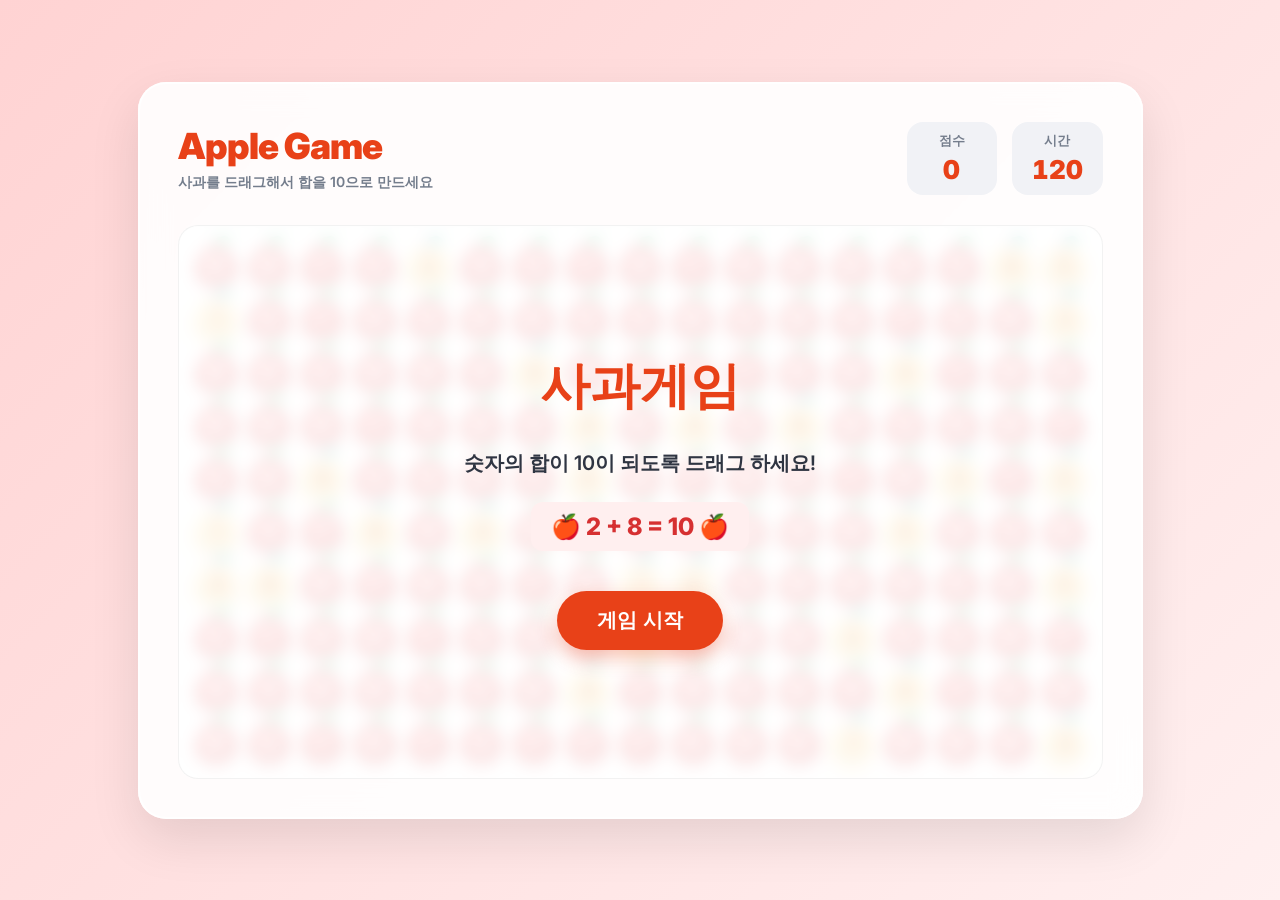
<file: game/index.html>
<!DOCTYPE html>
<html lang="ko">
<head>
    <meta charset="UTF-8">
    <meta name="viewport" content="width=device-width, initial-scale=1.0">
    <title>사과게임 (Make 10)</title>
    <link href="https://fonts.googleapis.com/css2?family=Inter:wght@400;600;800;900&display=swap" rel="stylesheet">
    <link rel="stylesheet" href="style.css">
</head>
<body>
    <div class="game-container">
        <header>
            <div class="title-group">
                <h1>Apple Game</h1>
                <p>사과를 드래그해서 합을 10으로 만드세요</p>
            </div>
            <div class="stats">
                <div class="stat-box">
                    <span class="label">점수</span>
                    <span id="score">0</span>
                </div>
                <div class="stat-box">
                    <span class="label">시간</span>
                    <span id="timer">120</span>
                </div>
            </div>
        </header>

        <div class="board-wrapper">
            <div id="game-board"></div>
            <div id="selection-box"></div>

            <!-- Start Screen Overlay -->
            <div id="start-screen">
                <h2>사과게임</h2>
                <p>숫자의 합이 10이 되도록 드래그 하세요!</p>
                <div class="example">🍎 2 + 8 = 10 🍎</div>
                <button id="start-btn-overlay">게임 시작</button>
            </div>

            <!-- Game Over Screen Overlay -->
            <div id="game-over-screen" class="hidden">
                <h2>Game Over!</h2>
                <p>최종 점수: <span id="final-score">0</span>점</p>
                <button id="restart-btn">다시 하기</button>
            </div>
        </div>
        
    </div>
    <script src="main.js"></script>
</body>
</html>
</file>
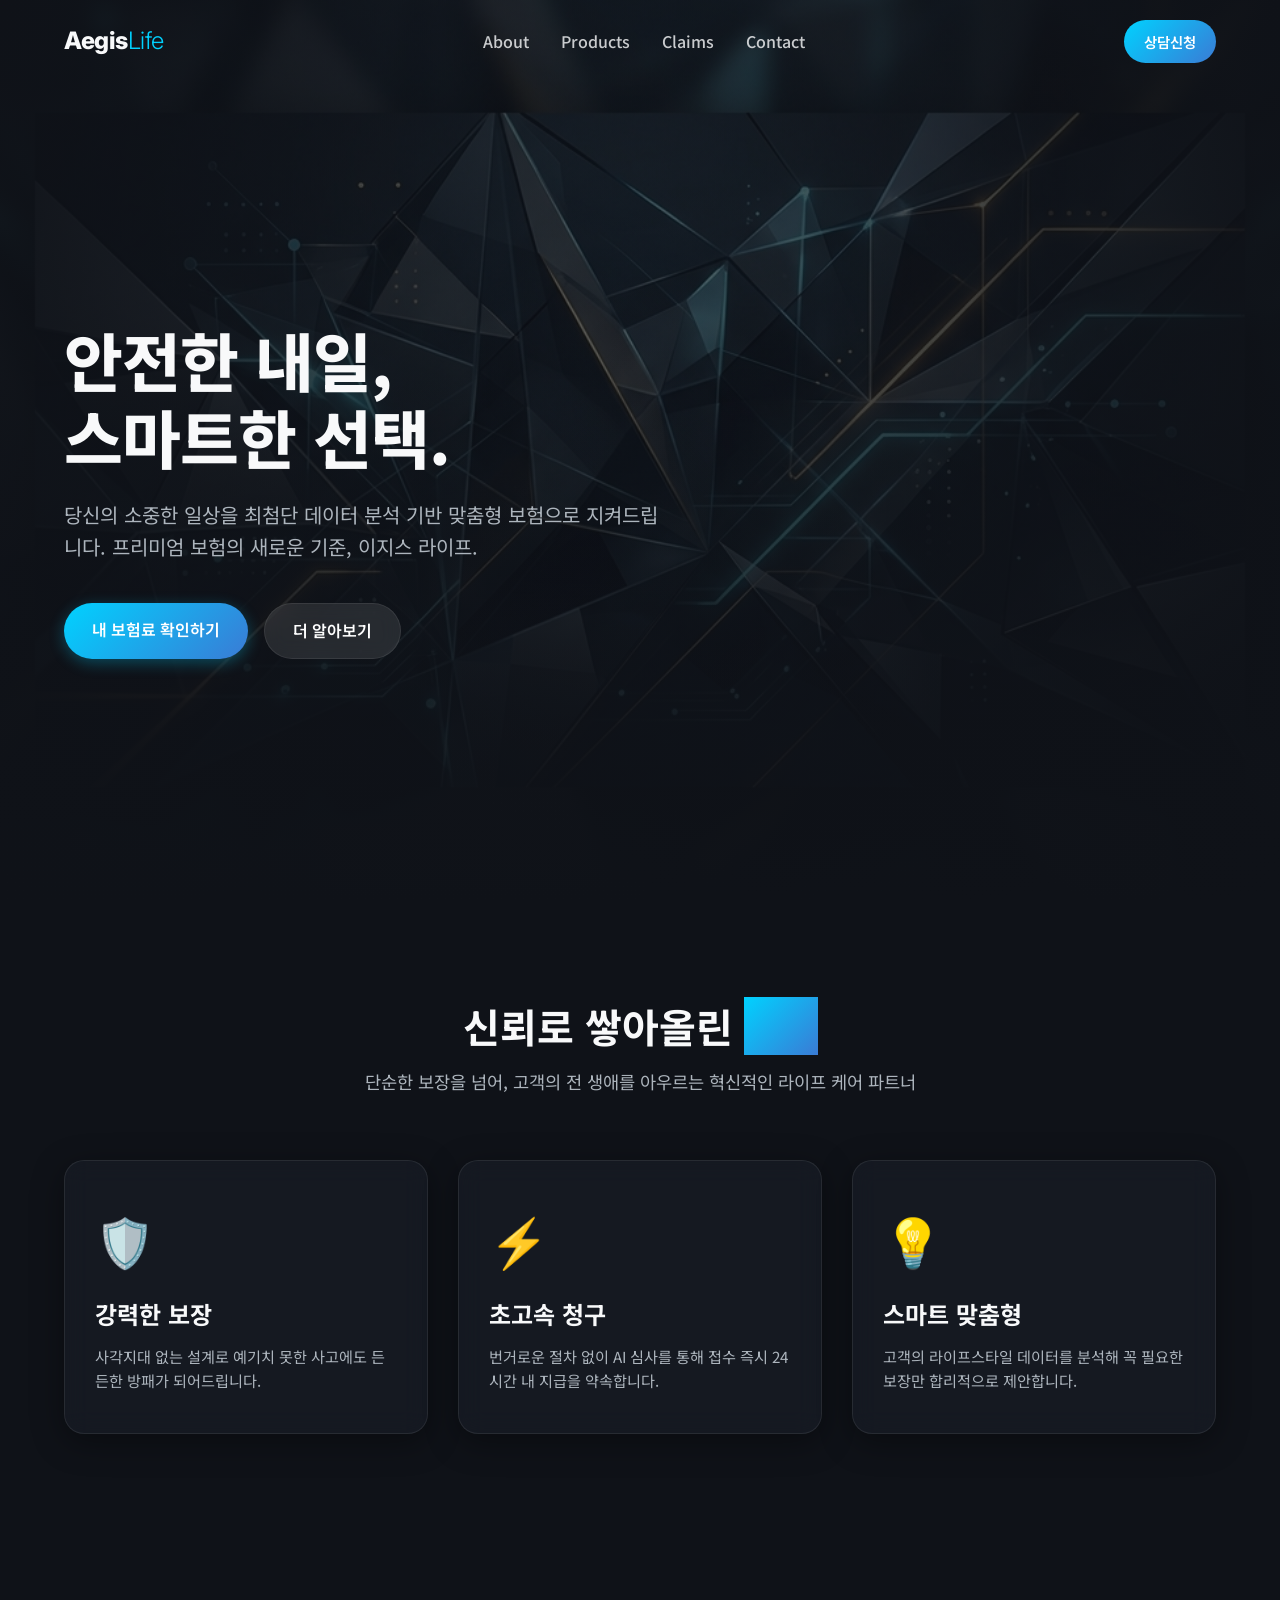
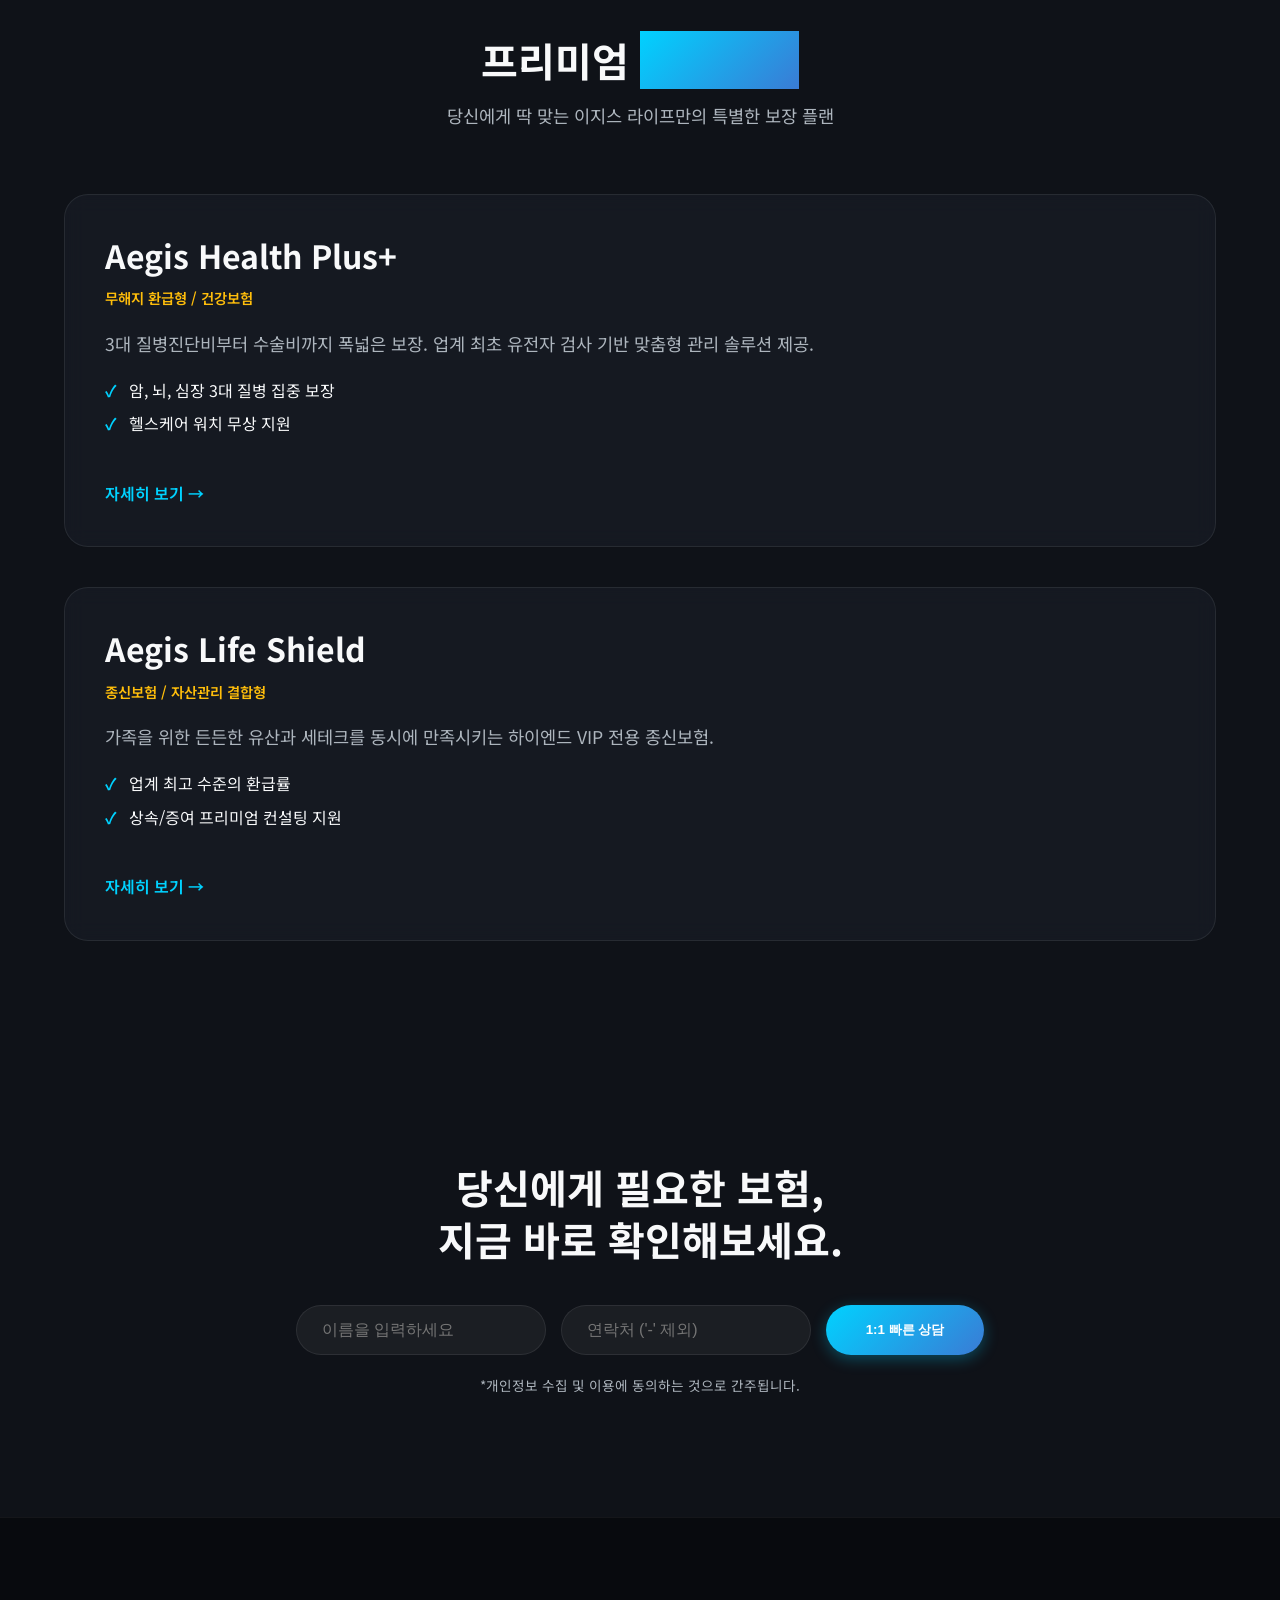
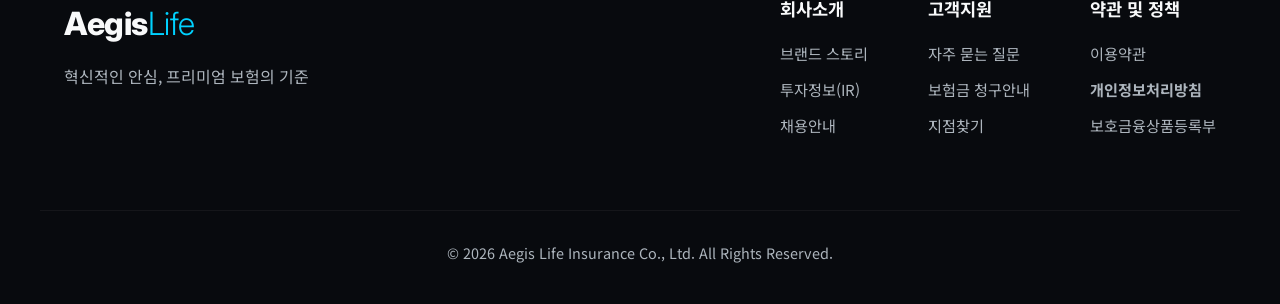
<file: test/index.html>
<!DOCTYPE html>
<html lang="ko">
<head>
    <meta charset="UTF-8">
    <meta name="viewport" content="width=device-width, initial-scale=1.0">
    <title>이지스 라이프 | 당신의 안심, 우리의 약속</title>
    <meta name="description" content="이지스 라이프 - 혁신적인 데이터 기반 보험 솔루션으로 미래를 설계합니다. 프리미엄 다이렉트 보험의 새로운 기준.">
    <!-- Google Fonts -->
    <link href="https://fonts.googleapis.com/css2?family=Inter:wght@300;400;600;800&family=Noto+Sans+KR:wght@300;400;500;700;900&display=swap" rel="stylesheet">
    <link rel="stylesheet" href="styles.css">
</head>
<body>
    <header class="header">
        <div class="nav-container">
            <a href="#" class="logo">Aegis<span>Life</span></a>
            <nav class="desktop-nav">
                <a href="#about">About</a>
                <a href="#products">Products</a>
                <a href="#claim">Claims</a>
                <a href="#contact">Contact</a>
            </nav>
            <a href="#" class="btn-primary-sm">상담신청</a>
        </div>
    </header>

    <main>
        <!-- Hero Section -->
        <section class="hero">
            <div class="hero-bg">
                <img src="hero_bg.jpg" alt="Aegis Life Hero Background" class="bg-image">
                <div class="overlay"></div>
            </div>
            <div class="hero-content reveal">
                <h1>안전한 내일,<br><span>스마트한 선택.</span></h1>
                <p>당신의 소중한 일상을 최첨단 데이터 분석 기반 맞춤형 보험으로 지켜드립니다. 프리미엄 보험의 새로운 기준, 이지스 라이프.</p>
                <div class="hero-actions">
                    <a href="#products" class="btn-primary">내 보험료 확인하기</a>
                    <a href="#about" class="btn-secondary">더 알아보기</a>
                </div>
            </div>
        </section>

        <!-- About Section -->
        <section id="about" class="about">
            <div class="container reveal">
                <div class="section-header">
                    <h2>신뢰로 쌓아올린 <span>혁신</span></h2>
                    <p>단순한 보장을 넘어, 고객의 전 생애를 아우르는 혁신적인 라이프 케어 파트너</p>
                </div>
                <div class="about-grid">
                    <div class="card glass">
                        <div class="icon">🛡️</div>
                        <h3>강력한 보장</h3>
                        <p>사각지대 없는 설계로 예기치 못한 사고에도 든든한 방패가 되어드립니다.</p>
                    </div>
                    <div class="card glass">
                        <div class="icon">⚡</div>
                        <h3>초고속 청구</h3>
                        <p>번거로운 절차 없이 AI 심사를 통해 접수 즉시 24시간 내 지급을 약속합니다.</p>
                    </div>
                    <div class="card glass">
                        <div class="icon">💡</div>
                        <h3>스마트 맞춤형</h3>
                        <p>고객의 라이프스타일 데이터를 분석해 꼭 필요한 보장만 합리적으로 제안합니다.</p>
                    </div>
                </div>
            </div>
        </section>

        <!-- Products Section -->
        <section id="products" class="products">
            <div class="container reveal">
                <div class="section-header">
                    <h2>프리미엄 <span>상품 안내</span></h2>
                    <p>당신에게 딱 맞는 이지스 라이프만의 특별한 보장 플랜</p>
                </div>
                <div class="product-showcase">
                    <div class="product-item">
                        <div class="product-content">
                            <h3>Aegis Health Plus+</h3>
                            <p class="tag">무해지 환급형 / 건강보험</p>
                            <p class="desc">3대 질병진단비부터 수술비까지 폭넓은 보장. 업계 최초 유전자 검사 기반 맞춤형 관리 솔루션 제공.</p>
                            <ul>
                                <li>암, 뇌, 심장 3대 질병 집중 보장</li>
                                <li>헬스케어 워치 무상 지원</li>
                            </ul>
                            <a href="#" class="btn-text">자세히 보기 →</a>
                        </div>
                    </div>
                    <div class="product-item reverse">
                        <div class="product-content">
                            <h3>Aegis Life Shield</h3>
                            <p class="tag">종신보험 / 자산관리 결합형</p>
                            <p class="desc">가족을 위한 든든한 유산과 세테크를 동시에 만족시키는 하이엔드 VIP 전용 종신보험.</p>
                            <ul>
                                <li>업계 최고 수준의 환급률</li>
                                <li>상속/증여 프리미엄 컨설팅 지원</li>
                            </ul>
                            <a href="#" class="btn-text">자세히 보기 →</a>
                        </div>
                    </div>
                </div>
            </div>
        </section>
        
        <!-- CTA Section -->
        <section class="cta reveal">
            <div class="container">
                <h2>당신에게 필요한 보험, <br>지금 바로 확인해보세요.</h2>
                <div class="cta-input">
                    <input type="text" placeholder="이름을 입력하세요">
                    <input type="tel" placeholder="연락처 ('-' 제외)">
                    <button class="btn-primary">1:1 빠른 상담</button>
                </div>
                <p class="terms-text">*개인정보 수집 및 이용에 동의하는 것으로 간주됩니다.</p>
            </div>
        </section>
    </main>

    <footer>
        <div class="footer-container">
            <div class="footer-brand">
                <a href="#" class="logo">Aegis<span>Life</span></a>
                <p>혁신적인 안심, 프리미엄 보험의 기준</p>
            </div>
            <div class="footer-links">
                <div class="link-col">
                    <h4>회사소개</h4>
                    <a href="#">브랜드 스토리</a>
                    <a href="#">투자정보(IR)</a>
                    <a href="#">채용안내</a>
                </div>
                <div class="link-col">
                    <h4>고객지원</h4>
                    <a href="#">자주 묻는 질문</a>
                    <a href="#">보험금 청구안내</a>
                    <a href="#">지점찾기</a>
                </div>
                <div class="link-col">
                    <h4>약관 및 정책</h4>
                    <a href="#">이용약관</a>
                    <a href="#"><strong>개인정보처리방침</strong></a>
                    <a href="#">보호금융상품등록부</a>
                </div>
            </div>
        </div>
        <div class="footer-bottom">
            <p>&copy; 2026 Aegis Life Insurance Co., Ltd. All Rights Reserved.</p>
        </div>
    </footer>
    <script src="script.js"></script>
</body>
</html>
</file>
<file: game/style.css>
:root {
    --bg-gradient: linear-gradient(135deg, #ffd3d3 0%, #fff0f0 100%);
    --primary-color: #e84118;
    --primary-hover: #c23616;
    --text-color: #2f3542;
    --apple-bg: #ff4757;
    --apple-text: #ffffff;
    --selection-border: rgba(53, 142, 255, 0.8);
    --selection-bg: rgba(53, 142, 255, 0.2);
}

* {
    box-sizing: border-box;
}

body {
    margin: 0;
    padding: 0;
    font-family: 'Inter', sans-serif;
    background: var(--bg-gradient);
    min-height: 100vh;
    display: flex;
    justify-content: center;
    align-items: center;
    color: var(--text-color);
    user-select: none;
}

.game-container {
    background: rgba(255, 255, 255, 0.9);
    backdrop-filter: blur(15px);
    border-radius: 28px;
    padding: 40px;
    box-shadow: 0 20px 50px rgba(0,0,0,0.1), inset 0 0 0 2px rgba(255,255,255,0.8);
    display: flex;
    flex-direction: column;
    gap: 30px;
}

header {
    display: flex;
    justify-content: space-between;
    align-items: center;
}

.title-group h1 {
    margin: 0;
    font-size: 36px;
    font-weight: 900;
    color: var(--primary-color);
    letter-spacing: -1px;
}

.title-group p {
    margin: 5px 0 0 0;
    font-size: 14px;
    color: #747d8c;
    font-weight: 600;
}

.stats {
    display: flex;
    gap: 15px;
}

.stat-box {
    display: flex;
    flex-direction: column;
    align-items: center;
    background: #f1f2f6;
    padding: 10px 20px;
    border-radius: 16px;
    min-width: 90px;
}

.label {
    font-size: 13px;
    color: #747d8c;
    text-transform: uppercase;
    font-weight: 800;
}

#score, #timer {
    font-size: 26px;
    font-weight: 900;
    color: var(--primary-color);
    margin-top: 4px;
    font-variant-numeric: tabular-nums;
}

button {
    background: var(--primary-color);
    color: white;
    border: none;
    padding: 16px 40px;
    border-radius: 100px;
    font-size: 20px;
    font-weight: 800;
    cursor: pointer;
    transition: all 0.2s cubic-bezier(0.175, 0.885, 0.32, 1.275);
    box-shadow: 0 8px 20px rgba(232, 65, 24, 0.3);
}

button:hover {
    transform: translateY(-4px) scale(1.03);
    background: var(--primary-hover);
    box-shadow: 0 12px 25px rgba(232, 65, 24, 0.4);
}

button:active {
    transform: translateY(0) scale(0.98);
}

.board-wrapper {
    position: relative;
    width: fit-content;
    border-radius: 20px;
    background: #ffffff;
    padding: 15px;
    box-shadow: inset 0 2px 10px rgba(0,0,0,0.05);
    border: 1px solid rgba(0,0,0,0.05);
    overflow: hidden; /* For overlay corners */
}

/* 17x10 grid */
#game-board {
    display: grid;
    position: relative;
    grid-template-columns: repeat(17, 45px);
    grid-template-rows: repeat(10, 45px);
    gap: 8px;
    touch-action: none; 
}

/* CSS 사과 모양 스타일링 */
.apple {
    width: 42px;
    height: 40px;
    background: radial-gradient(circle at 15px 15px, #ff7675, #d63031);
    border-radius: 50% 50% 50% 50% / 60% 60% 40% 40%;
    position: relative;
    display: flex;
    justify-content: center;
    align-items: center;
    font-weight: 900;
    font-size: 22px;
    color: var(--apple-text);
    box-shadow: 0 6px 10px rgba(214, 48, 49, 0.2), inset 0px -4px 8px rgba(0,0,0,0.1);
    transition: transform 0.15s cubic-bezier(0.175, 0.885, 0.32, 1.275), opacity 0.3s ease;
    pointer-events: none; 
    margin-top: 5px; /* 꼭지와 잎의 공간 확보 */
}

/* 꼭지(줄기) */
.apple::before {
    content: '';
    position: absolute;
    top: -6px;
    left: 50%;
    width: 3px;
    height: 10px;
    background: #5c4033;
    border-radius: 2px;
    transform: translateX(-50%) rotate(10deg);
}

/* 잎사귀 */
.apple::after {
    content: '';
    position: absolute;
    top: -10px;
    left: 50%;
    width: 14px;
    height: 8px;
    background: #2ed573;
    border-radius: 0 10px 0 10px;
    transform: translateX(1px) rotate(-15deg);
    box-shadow: inset 1px -1px 2px rgba(0,0,0,0.2);
}

/* 황금 사과 (보너스 사과 - 점수 추가) */
.apple.bonus {
    background: radial-gradient(circle at 15px 15px, #ffeaa7, #fdcb6e);
    box-shadow: 0 6px 15px rgba(253, 203, 110, 0.5), inset 0px -4px 8px rgba(0,0,0,0.1);
    color: #d35400;
}
.apple.bonus::after {
    background: #00b894; /* 잎사귀 색상 변경 */
}
.apple.bonus::before {
    background: #8e44ad; /* 꼭지 색상 변경 */
}

/* 선택되었을 때(드래그 중) 파란색 효과 */
.apple.selected {
    transform: scale(0.85);
    background: radial-gradient(circle at 15px 15px, #74b9ff, #0984e3);
    box-shadow: 0 4px 15px rgba(9, 132, 227, 0.5);
    color: white;
}
.apple.selected::after {
    background: #00cec9;
}

.apple.cleared {
    opacity: 0;
    transform: scale(0) rotate(90deg);
}

#selection-box {
    position: absolute;
    border: 3px solid var(--selection-border);
    background: var(--selection-bg);
    border-radius: 8px;
    pointer-events: none; 
    display: none;
    z-index: 5;
}

/* Start Screen & Game Over Overlay */
#start-screen, #game-over-screen {
    position: absolute;
    top: 0; left: 0; right: 0; bottom: 0;
    background: rgba(255, 255, 255, 0.85);
    display: flex;
    flex-direction: column;
    justify-content: center;
    align-items: center;
    backdrop-filter: blur(8px);
    z-index: 10;
    animation: fadeIn 0.4s ease forwards;
}

.hidden {
    display: none !important;
}

@keyframes fadeIn {
    from { opacity: 0; backdrop-filter: blur(0px); }
    to { opacity: 1; backdrop-filter: blur(8px); }
}

#start-screen h2, #game-over-screen h2 {
    font-size: 50px;
    margin-top: 0;
    margin-bottom: 10px;
    color: var(--primary-color);
    font-weight: 900;
}

#start-screen p, #game-over-screen p {
    font-size: 20px;
    margin-bottom: 25px;
    color: #2f3542;
    font-weight: 600;
}

.example {
    font-size: 24px;
    font-weight: 800;
    margin-bottom: 40px;
    color: #d63031;
    background: #ffefef;
    padding: 10px 20px;
    border-radius: 12px;
}

#game-over-screen #final-score {
    color: var(--primary-color);
    font-size: 32px;
    font-weight: 900;
}
</file>
<file: test/styles.css>
:root {
    /* Colors */
    --bg-dark: #0f1218;
    --bg-card: rgba(25, 30, 41, 0.6);
    --bg-nav: rgba(15, 18, 24, 0.85);

    --accent-primary: #00d2ff;
    --accent-secondary: #3a7bd5;
    --accent-gold: #ffbe0b;

    --text-main: #f8f9fa;
    --text-muted: #adb5bd;

    /* Layout & Shadow */
    --container-width: 1200px;
    --glass-shadow: 0 8px 32px 0 rgba(0, 0, 0, 0.37);
    --glass-border: rgba(255, 255, 255, 0.08);

    /* Transitions */
    --transition-smooth: all 0.4s cubic-bezier(0.25, 0.8, 0.25, 1);
}

* {
    margin: 0;
    padding: 0;
    box-sizing: border-box;
}

html {
    scroll-behavior: smooth;
    font-family: 'Noto Sans KR', 'Inter', sans-serif;
    color: var(--text-main);
    background-color: var(--bg-dark);
}

body {
    line-height: 1.6;
    overflow-x: hidden;
}

a {
    text-decoration: none;
    color: inherit;
    transition: var(--transition-smooth);
}

/* Utilities */
.container {
    max-width: var(--container-width);
    margin: 0 auto;
    padding: 0 24px;
}

/* Typography */
h1,
h2,
h3,
h4 {
    font-weight: 700;
    line-height: 1.3;
}

h2 {
    font-size: 2.5rem;
    margin-bottom: 1rem;
}

h2 span {
    background: linear-gradient(135deg, var(--accent-primary), var(--accent-secondary));
    -webkit-text-fill-color: transparent;
}

.section-header {
    text-align: center;
    margin-bottom: 4rem;
}

.section-header p {
    color: var(--text-muted);
    font-size: 1.1rem;
}

/* Buttons */
.btn-primary,
.btn-secondary,
.btn-primary-sm {
    display: inline-block;
    padding: 14px 28px;
    border-radius: 50px;
    font-weight: 600;
    cursor: pointer;
    text-align: center;
    transition: var(--transition-smooth);
    border: none;
}

.btn-primary {
    background: linear-gradient(135deg, var(--accent-primary), var(--accent-secondary));
    color: #fff;
    box-shadow: 0 4px 15px rgba(0, 210, 255, 0.3);
}

.btn-primary:hover {
    transform: translateY(-3px);
    box-shadow: 0 8px 25px rgba(0, 210, 255, 0.5);
}

.btn-primary-sm {
    padding: 10px 20px;
    font-size: 0.9rem;
    background: linear-gradient(135deg, var(--accent-primary), var(--accent-secondary));
    color: white;
}

.btn-primary-sm:hover {
    box-shadow: 0 4px 15px rgba(0, 210, 255, 0.3);
    transform: translateY(-2px);
}

.btn-secondary {
    background: rgba(255, 255, 255, 0.1);
    color: #fff;
    border: 1px solid var(--glass-border);
    backdrop-filter: blur(10px);
}

.btn-secondary:hover {
    background: rgba(255, 255, 255, 0.2);
    transform: translateY(-3px);
}

.btn-text {
    color: var(--accent-primary);
    font-weight: 600;
    margin-top: 1.5rem;
    display: inline-block;
}

.btn-text:hover {
    color: #fff;
    transform: translateX(5px);
}

/* Header & Nav */
.header {
    position: fixed;
    top: 0;
    width: 100%;
    z-index: 1000;
    transition: var(--transition-smooth);
    background: transparent;
    padding: 20px 0;
}

.header.scrolled {
    background: var(--bg-nav);
    backdrop-filter: blur(20px);
    -webkit-backdrop-filter: blur(20px);
    border-bottom: 1px solid rgba(255, 255, 255, 0.05);
    padding: 15px 0;
}

.nav-container {
    max-width: var(--container-width);
    margin: 0 auto;
    display: flex;
    justify-content: space-between;
    align-items: center;
    padding: 0 24px;
}

.logo {
    font-family: 'Inter', sans-serif;
    font-size: 1.5rem;
    font-weight: 800;
    letter-spacing: -0.5px;
}

.logo span {
    color: var(--accent-primary);
    font-weight: 300;
}

.desktop-nav {
    display: flex;
    gap: 2rem;
}

.desktop-nav a {
    font-size: 1rem;
    font-weight: 500;
    color: var(--text-main);
    position: relative;
    opacity: 0.8;
}

.desktop-nav a:hover {
    opacity: 1;
}

.desktop-nav a::after {
    content: '';
    position: absolute;
    width: 0;
    height: 2px;
    bottom: -5px;
    left: 0;
    background-color: var(--accent-primary);
    transition: var(--transition-smooth);
}

.desktop-nav a:hover::after {
    width: 100%;
}

/* Hero Section */
.hero {
    position: relative;
    min-height: 100vh;
    display: flex;
    align-items: center;
    padding-top: 80px;
}

.hero-bg {
    position: absolute;
    top: 0;
    left: 0;
    width: 100%;
    height: 100%;
    z-index: -1;
    overflow: hidden;
}

.hero-bg .bg-image {
    width: 100%;
    height: 100%;
    object-fit: cover;
    transform: scale(1.05);
    /* slightly scale for entrance animation */
}

.overlay {
    position: absolute;
    top: 0;
    left: 0;
    right: 0;
    bottom: 0;
    background: radial-gradient(circle at center, transparent 0%, var(--bg-dark) 100%),
        linear-gradient(to bottom, rgba(15, 18, 24, 0.4) 0%, var(--bg-dark) 100%);
}

.hero-content {
    max-width: var(--container-width);
    width: 100%;
    margin: 0 auto;
    padding: 0 24px;
    position: relative;
    z-index: 1;
}

.hero h1 {
    font-size: 4rem;
    font-weight: 800;
    line-height: 1.2;
    margin-bottom: 24px;
    letter-spacing: -1px;
}

.hero p {
    font-size: 1.25rem;
    color: var(--text-muted);
    max-width: 600px;
    margin-bottom: 40px;
}

.hero-actions {
    display: flex;
    gap: 16px;
}

/* Glassmorphism Classes */
.glass {
    background: var(--bg-card);
    backdrop-filter: blur(12px);
    -webkit-backdrop-filter: blur(12px);
    border: 1px solid var(--glass-border);
    border-radius: 20px;
    box-shadow: var(--glass-shadow);
}

/* About Section */
.about {
    padding: 100px 0;
    position: relative;
}

.about-grid {
    display: grid;
    grid-template-columns: repeat(3, 1fr);
    gap: 30px;
}

.card {
    padding: 40px 30px;
    transition: var(--transition-smooth);
}

.card:hover {
    transform: translateY(-10px);
    background: rgba(30, 36, 49, 0.8);
    border-color: rgba(255, 255, 255, 0.15);
}

.card .icon {
    font-size: 3rem;
    margin-bottom: 20px;
}

.card h3 {
    font-size: 1.5rem;
    margin-bottom: 15px;
}

.card p {
    color: var(--text-muted);
    font-size: 0.95rem;
}

/* Products Section */
.products {
    padding: 100px 0;
    background: url('data:image/svg+xml;utf8,<svg width=\"100%\" height=\"100%\" xmlns=\"http://www.w3.org/2000/svg\"><defs><pattern id=\"grid\" width=\"40\" height=\"40\" patternUnits=\"userSpaceOnUse\"><path d=\"M 40 0 L 0 0 0 40\" fill=\"none\" stroke=\"rgba(255,255,255,0.03)\" stroke-width=\"1\"/></pattern></defs><rect width=\"100%\" height=\"100%\" fill=\"url(#grid)\" /></svg>') center/cover;
}

.product-showcase {
    display: flex;
    flex-direction: column;
    gap: 40px;
}

.product-item {
    display: flex;
    background: var(--bg-card);
    border: 1px solid var(--glass-border);
    border-radius: 24px;
    padding: 40px;
    backdrop-filter: blur(10px);
    transition: var(--transition-smooth);
}

.product-item:hover {
    border-color: rgba(0, 210, 255, 0.3);
    box-shadow: 0 10px 40px rgba(0, 0, 0, 0.5);
}

.product-content {
    flex: 1;
}

.product-content h3 {
    font-size: 2rem;
    margin-bottom: 10px;
}

.product-content .tag {
    color: var(--accent-gold);
    font-size: 0.9rem;
    font-weight: 600;
    margin-bottom: 20px;
}

.product-content .desc {
    color: var(--text-muted);
    margin-bottom: 20px;
    font-size: 1.1rem;
}

.product-content ul {
    list-style: none;
    margin-bottom: 20px;
}

.product-content ul li {
    position: relative;
    padding-left: 24px;
    margin-bottom: 8px;
    color: var(--text-main);
}

.product-content ul li::before {
    content: '✓';
    position: absolute;
    left: 0;
    color: var(--accent-primary);
    font-weight: bold;
}

/* CTA Section */
.cta {
    padding: 120px 0;
    text-align: center;
    background: linear-gradient(180deg, var(--bg-dark) 0%, rgba(15, 18, 24, 0.9) 100%);
}

.cta h2 {
    font-size: 2.5rem;
    margin-bottom: 40px;
}

.cta-input {
    display: flex;
    justify-content: center;
    gap: 15px;
    max-width: 800px;
    margin: 0 auto;
}

.cta-input input {
    padding: 15px 25px;
    border-radius: 50px;
    border: 1px solid var(--glass-border);
    background: rgba(255, 255, 255, 0.05);
    color: #fff;
    font-size: 1rem;
    outline: none;
    width: 250px;
    transition: var(--transition-smooth);
}

.cta-input input:focus {
    border-color: var(--accent-primary);
    background: rgba(255, 255, 255, 0.1);
}

.cta-input button {
    padding: 15px 40px;
}

.terms-text {
    margin-top: 20px;
    font-size: 0.85rem;
    color: var(--text-muted);
}

/* Footer */
footer {
    background: #080a0e;
    padding: 80px 0 40px;
    border-top: 1px solid rgba(255, 255, 255, 0.05);
}

.footer-container {
    max-width: var(--container-width);
    margin: 0 auto;
    padding: 0 24px;
    display: flex;
    justify-content: space-between;
    flex-wrap: wrap;
    gap: 40px;
}

.footer-brand .logo {
    font-size: 2rem;
    display: block;
    margin-bottom: 15px;
}

.footer-brand p {
    color: var(--text-muted);
}

.footer-links {
    display: flex;
    gap: 60px;
}

.link-col h4 {
    font-size: 1.1rem;
    margin-bottom: 20px;
}

.link-col a {
    display: block;
    color: var(--text-muted);
    margin-bottom: 12px;
    font-size: 0.95rem;
}

.link-col a:hover {
    color: var(--accent-primary);
}

.footer-bottom {
    max-width: var(--container-width);
    margin: 0 auto;
    padding: 0 24px;
    margin-top: 60px;
    padding-top: 30px;
    border-top: 1px solid rgba(255, 255, 255, 0.05);
    text-align: center;
    color: var(--text-muted);
    font-size: 0.9rem;
}

/* Animations */
.reveal {
    opacity: 0;
    transform: translateY(40px);
    transition: all 0.8s cubic-bezier(0.5, 0, 0, 1);
}

.reveal.active {
    opacity: 1;
    transform: translateY(0);
}

/* Responsive */
@media (max-width: 992px) {
    .about-grid {
        grid-template-columns: repeat(2, 1fr);
    }

    .hero h1 {
        font-size: 3rem;
    }
}

@media (max-width: 768px) {
    .desktop-nav {
        display: none;
        /* simple mobile hide for demo */
    }

    .about-grid {
        grid-template-columns: 1fr;
    }

    .cta-input {
        flex-direction: column;
        align-items: center;
    }

    .cta-input input {
        width: 100%;
        max-width: 350px;
    }

    .footer-links {
        flex-direction: column;
        gap: 30px;
    }
}
</file>
